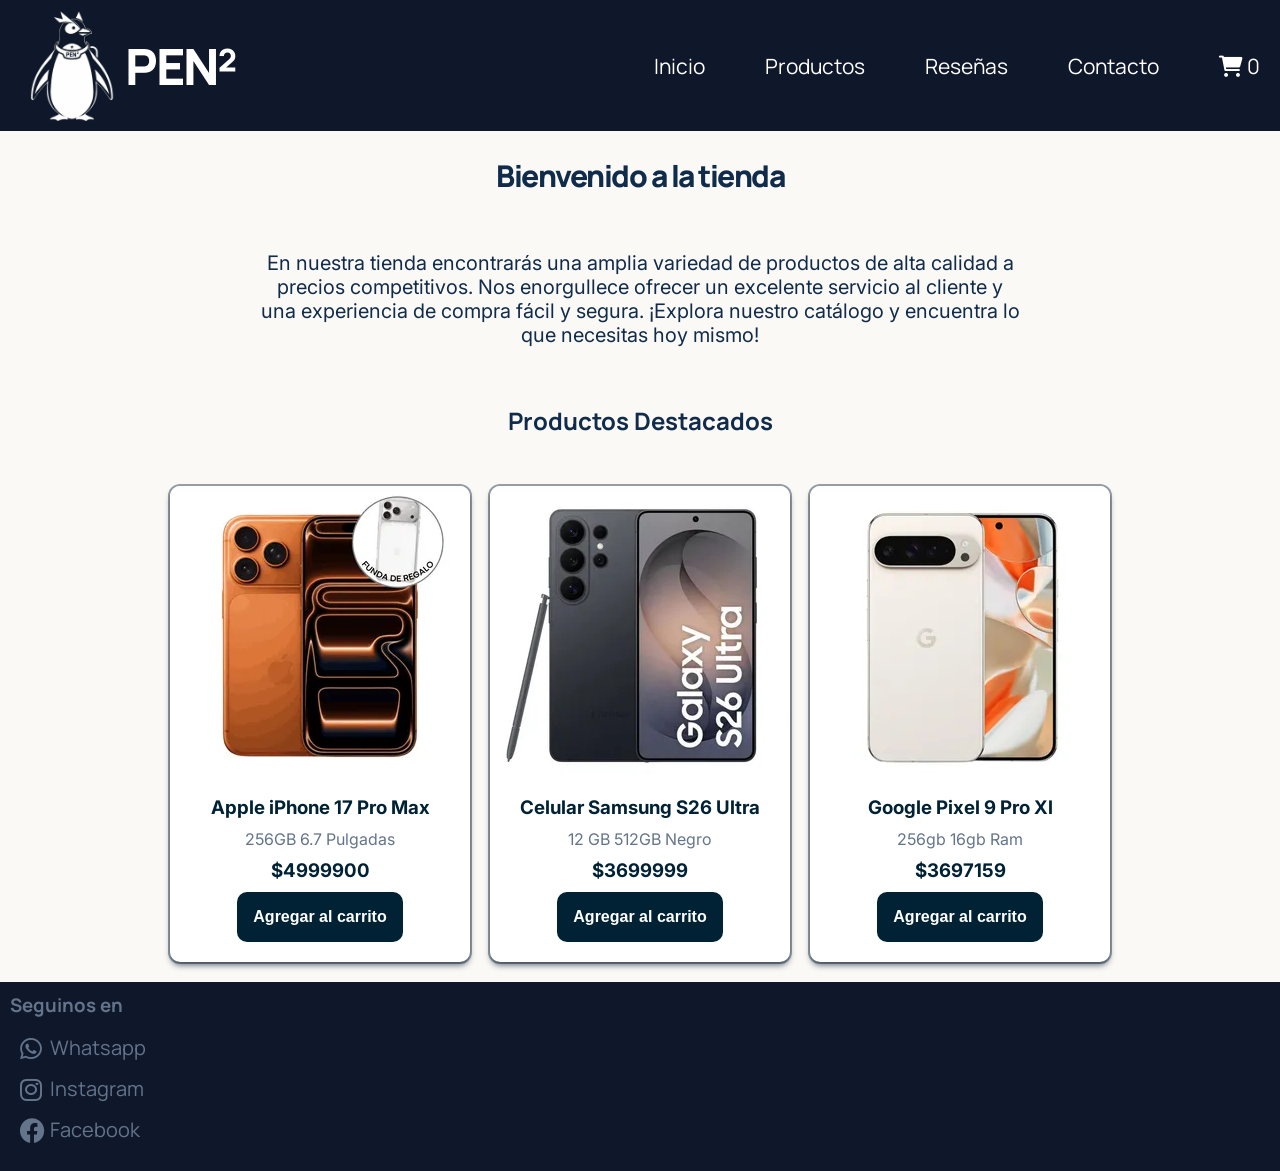
<file: index.html>
<!doctype html>
<html lang="en">
  <head>
    <meta charset="UTF-8" />
    <meta name="viewport" content="width=device-width, initial-scale=1.0" />
    <link rel="preconnect" href="https://fonts.googleapis.com" />
    <link rel="preconnect" href="https://fonts.gstatic.com" crossorigin />
    <link
      href="https://fonts.googleapis.com/css2?family=Inter:ital,opsz,wght@0,14..32,100..900;1,14..32,100..900&family=Manrope:wght@200..800&display=swap"
      rel="stylesheet"
    />
    <link
      rel="stylesheet"
      href="https://cdnjs.cloudflare.com/ajax/libs/font-awesome/6.0.0-beta3/css/all.min.css"
    />
    <link rel="stylesheet" href="./css/styles.css" />
    <link rel="icon" href="./img/logo_claro2.png" type="image/png">
    <title>PEN²</title>
  </head>
  <body>
    <header>
      <div class="div-logo"><a href="./index.html"><img src="./img/logo_claro2.png" alt="mi-logo" class="logo" />PEN²</a></div>
      <nav class="header-nav">
        <ul>
          <li>
            <a href="./index.html">Inicio</a>
          </li>
          <li>
            <a href="./pages/productos.html">Productos</a>
          </li>
          <li>
            <a href="./pages/reseñas.html">Reseñas</a>
          </li>
          <li>
            <a href="./pages/contacto.html">Contacto</a>
          </li>
          <li>
            <a href="./pages/carrito.html" class="carrito-icono">
              <i class="fa-solid fa-cart-shopping"></i> <span id="contador-carrito">0</span>
            </a>
          </li>
        </ul>
      </nav>
    </header>
    <main>
      <div class="presentacion">
      <h1 class="titulos">Bienvenido a la tienda</h1>
      <p class="parrafo"> 
        En nuestra tienda encontrarás una amplia variedad de productos de alta
        calidad a precios competitivos. Nos enorgullece ofrecer un excelente
        servicio al cliente y una experiencia de compra fácil y segura. ¡Explora
        nuestro catálogo y encuentra lo que necesitas hoy mismo!
      </p>
      </div>
      <h2>Productos Destacados</h2>
        <div id="contenedor-tarjetas" class="contenedor">
        </div>
    </main>
    <footer>
      <h3>Seguinos en</h3>
      <div class="info-footer">
        <ul>
          <li>
            <a><i class="fa-brands fa-whatsapp fa-xl"></i>Whatsapp</a>
          </li>
          <li>
            <a><i class="fa-brands fa-instagram fa-xl"></i>Instagram</a>
          </li>
          <li>
            <a><i class="fa-brands fa-facebook fa-xl"></i>Facebook</a>
          </li>
        </ul>
      </div>
    </footer>
    <script type="module" src="./js/index.js"></script>
  </body>
</html>
</file>
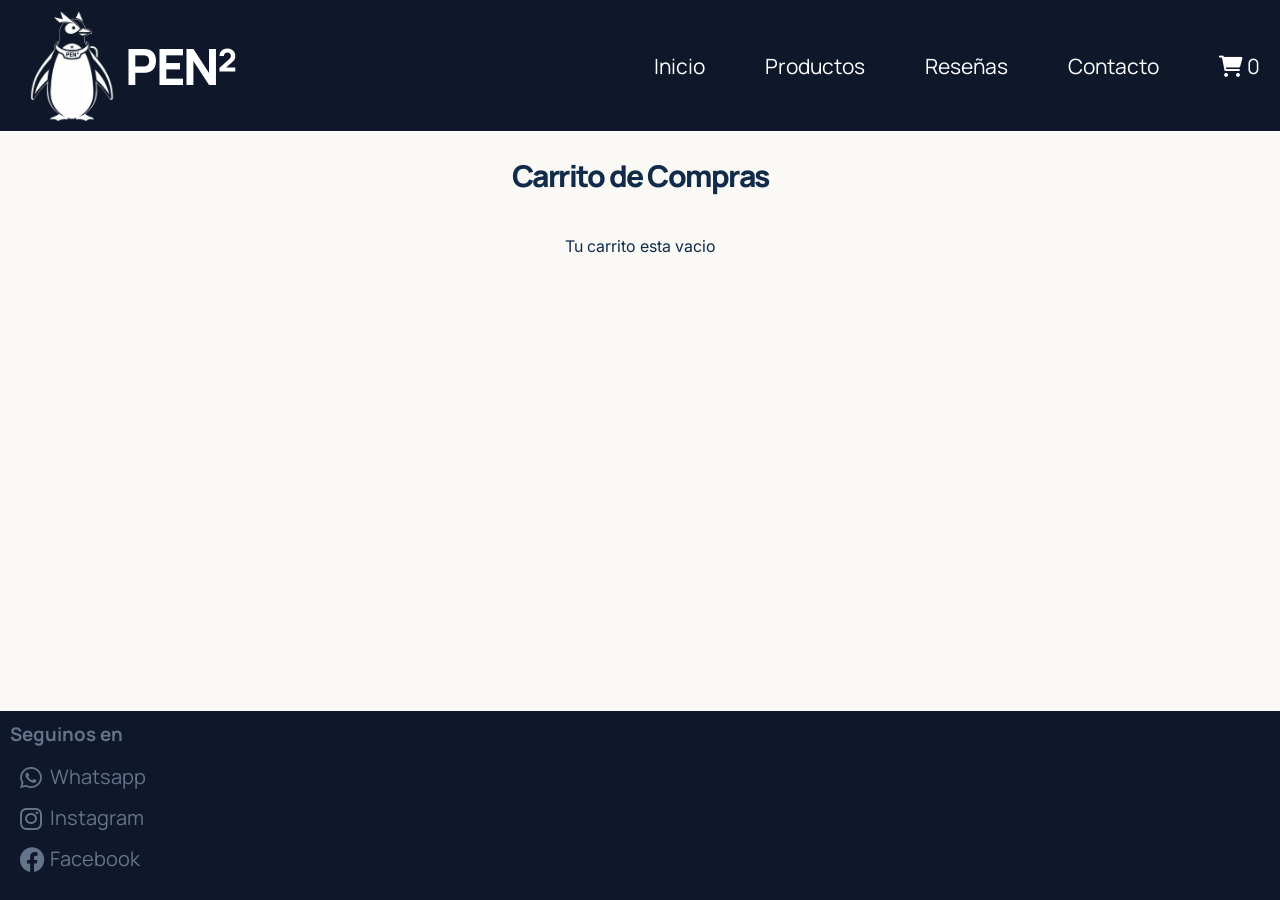
<file: pages/carrito.html>
<!DOCTYPE html>
<html lang="en">
 <head>
    <meta charset="UTF-8" />
    <meta name="viewport" content="width=device-width, initial-scale=1.0" />
    <link rel="preconnect" href="https://fonts.googleapis.com" />
    <link rel="preconnect" href="https://fonts.gstatic.com" crossorigin />
    <link
      href="https://fonts.googleapis.com/css2?family=Inter:ital,opsz,wght@0,14..32,100..900;1,14..32,100..900&family=Manrope:wght@200..800&display=swap"
      rel="stylesheet"
    />
    <link
      rel="stylesheet"
      href="https://cdnjs.cloudflare.com/ajax/libs/font-awesome/6.0.0-beta3/css/all.min.css"
    />
    <link rel="stylesheet" href="../css/styles.css" />
    <title>Carrito de Compras</title>
     <link rel="icon" href="../img/logo_claro2.png" type="image/png">
  </head>
<body>
    <header>
      <div class="div-logo">
        <a href="../index.html"
          ><img
            src="../img/logo_claro2.png"
            alt="mi-logo"
            class="logo"
          />PEN²</a
        >
      </div>
      <nav class="header-nav">
        <ul>
          <li>
            <a href="../index.html">Inicio</a>
          </li>
          <li>
            <a href="./productos.html">Productos</a>
          </li>
          <li>
            <a href="./reseñas.html">Reseñas</a>
          </li>
          <li>
            <a href="./contacto.html">Contacto</a>
          </li>
          <li>
            <a href="./carrito.html" class="carrito-icono">
              <i class="fa-solid fa-cart-shopping"></i> <span id="contador-carrito">0</span>
            </a>
          </li>
        </ul>
      </nav>
    </header>
    <main>
      <h1 class="titulos">Carrito de Compras</h1>
      <section id="contenedor-carrito" class="contenedor-carrito">
      </section>

      <div id="acciones-carrito" class="acciones-carrito">
      </div>

      <section id="resumen-carrito">
      </section>
    </main>

    <footer>
      <h3>Seguinos en</h3>
      <div class="info-footer">
        <ul>
          <li>
            <a><i class="fa-brands fa-whatsapp fa-xl"></i>Whatsapp</a>
          </li>
          <li>
            <a><i class="fa-brands fa-instagram fa-xl"></i>Instagram</a>
          </li>
          <li>
            <a><i class="fa-brands fa-facebook fa-xl"></i>Facebook</a>
          </li>
        </ul>
      </div>
    </footer>
    
    <script type="module" src="../js/carrito.js"></script>
</body>
</html>
</file>
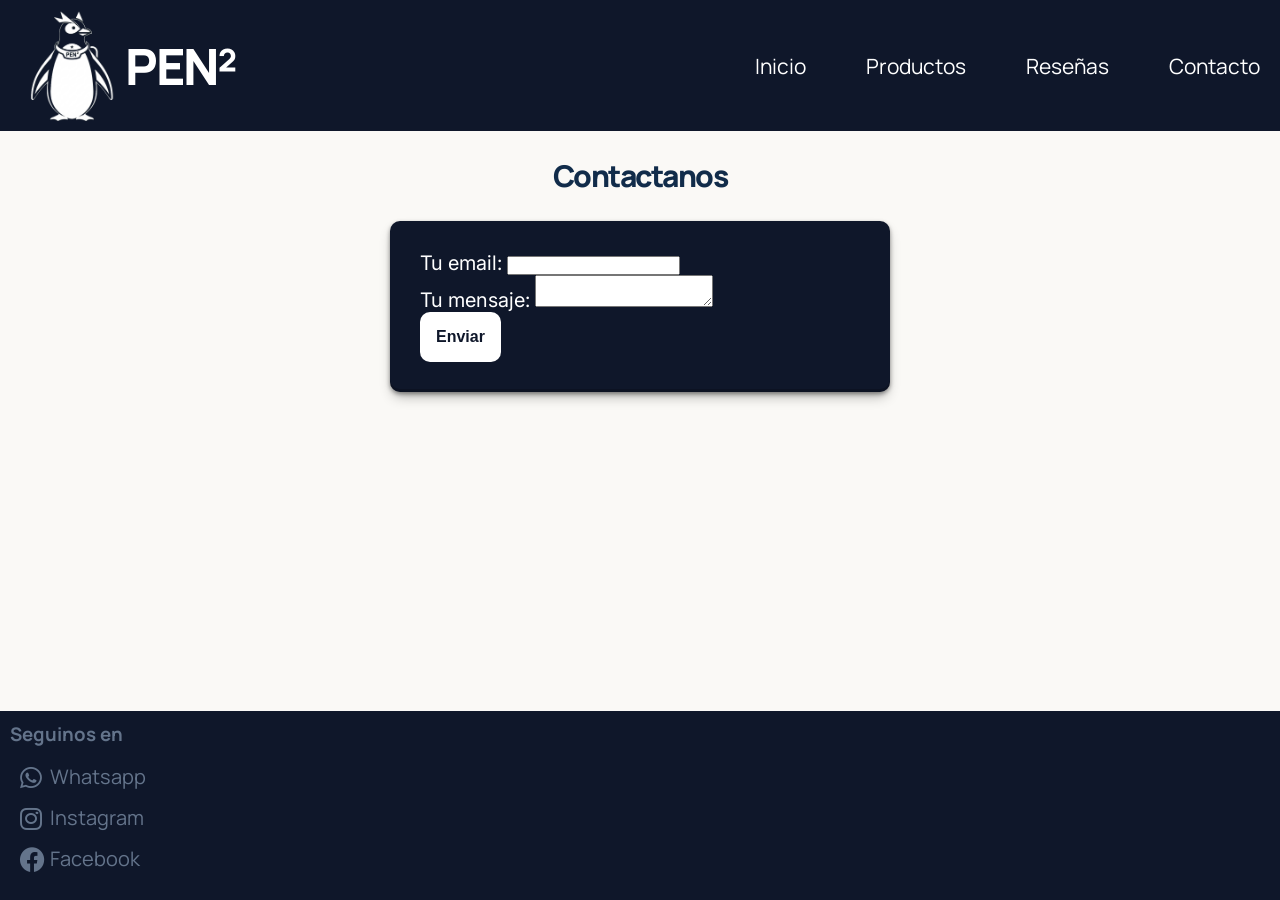
<file: pages/contacto.html>
<!doctype html>
<html lang="en">
  <head>
    <meta charset="UTF-8" />
    <meta name="viewport" content="width=device-width, initial-scale=1.0" />
    <link rel="preconnect" href="https://fonts.googleapis.com" />
    <link rel="preconnect" href="https://fonts.gstatic.com" crossorigin />
    <link
      href="https://fonts.googleapis.com/css2?family=Inter:ital,opsz,wght@0,14..32,100..900;1,14..32,100..900&family=Manrope:wght@200..800&display=swap"
      rel="stylesheet"
    />
    <link
      rel="stylesheet"
      href="https://cdnjs.cloudflare.com/ajax/libs/font-awesome/6.0.0-beta3/css/all.min.css"
    />
    <link rel="stylesheet" href="../css/styles.css" />
    <title>Contacto</title>
  </head>
  <body>
    <header>
      <div class="div-logo">
        <a href="../index.html"
          ><img
            src="../img/logo_claro2.png"
            alt="mi-logo"
            class="logo"
          />PEN²</a
        >
      </div>
      <nav class="header-nav">
        <ul>
          <li>
            <a href="../index.html">Inicio</a>
          </li>
          <li>
            <a href="./productos.html">Productos</a>
          </li>
          <li>
            <a href="./reseñas.html">Reseñas</a>
          </li>
          <li>
            <a href="./contacto.html">Contacto</a>
          </li>
        </ul>
      </nav>
    </header>
    <main>
      <h1 class="titulos">Contactanos</h1>

      <form
        class="form-contacto"
        action="https://formspree.io/f/mqewrerg"
        method="POST"
      >
        <div>
          <label>
            Tu email:
            <input type="email" name="email" />
          </label>
        </div>
        <div>
          <label>
            Tu mensaje:
            <textarea name="message"></textarea>
          </label>
        </div>
        <!-- your other form fields go here -->
        <button class="btn-contacto" type="submit">Enviar</button>
      </form>
    </main>

    <footer>
      <h3>Seguinos en</h3>
      <div class="info-footer">
        <ul>
          <li>
            <a><i class="fa-brands fa-whatsapp fa-xl"></i>Whatsapp</a>
          </li>
          <li>
            <a><i class="fa-brands fa-instagram fa-xl"></i>Instagram</a>
          </li>
          <li>
            <a><i class="fa-brands fa-facebook fa-xl"></i>Facebook</a>
          </li>
        </ul>
      </div>
    </footer>
  </body>
</html>
</file>
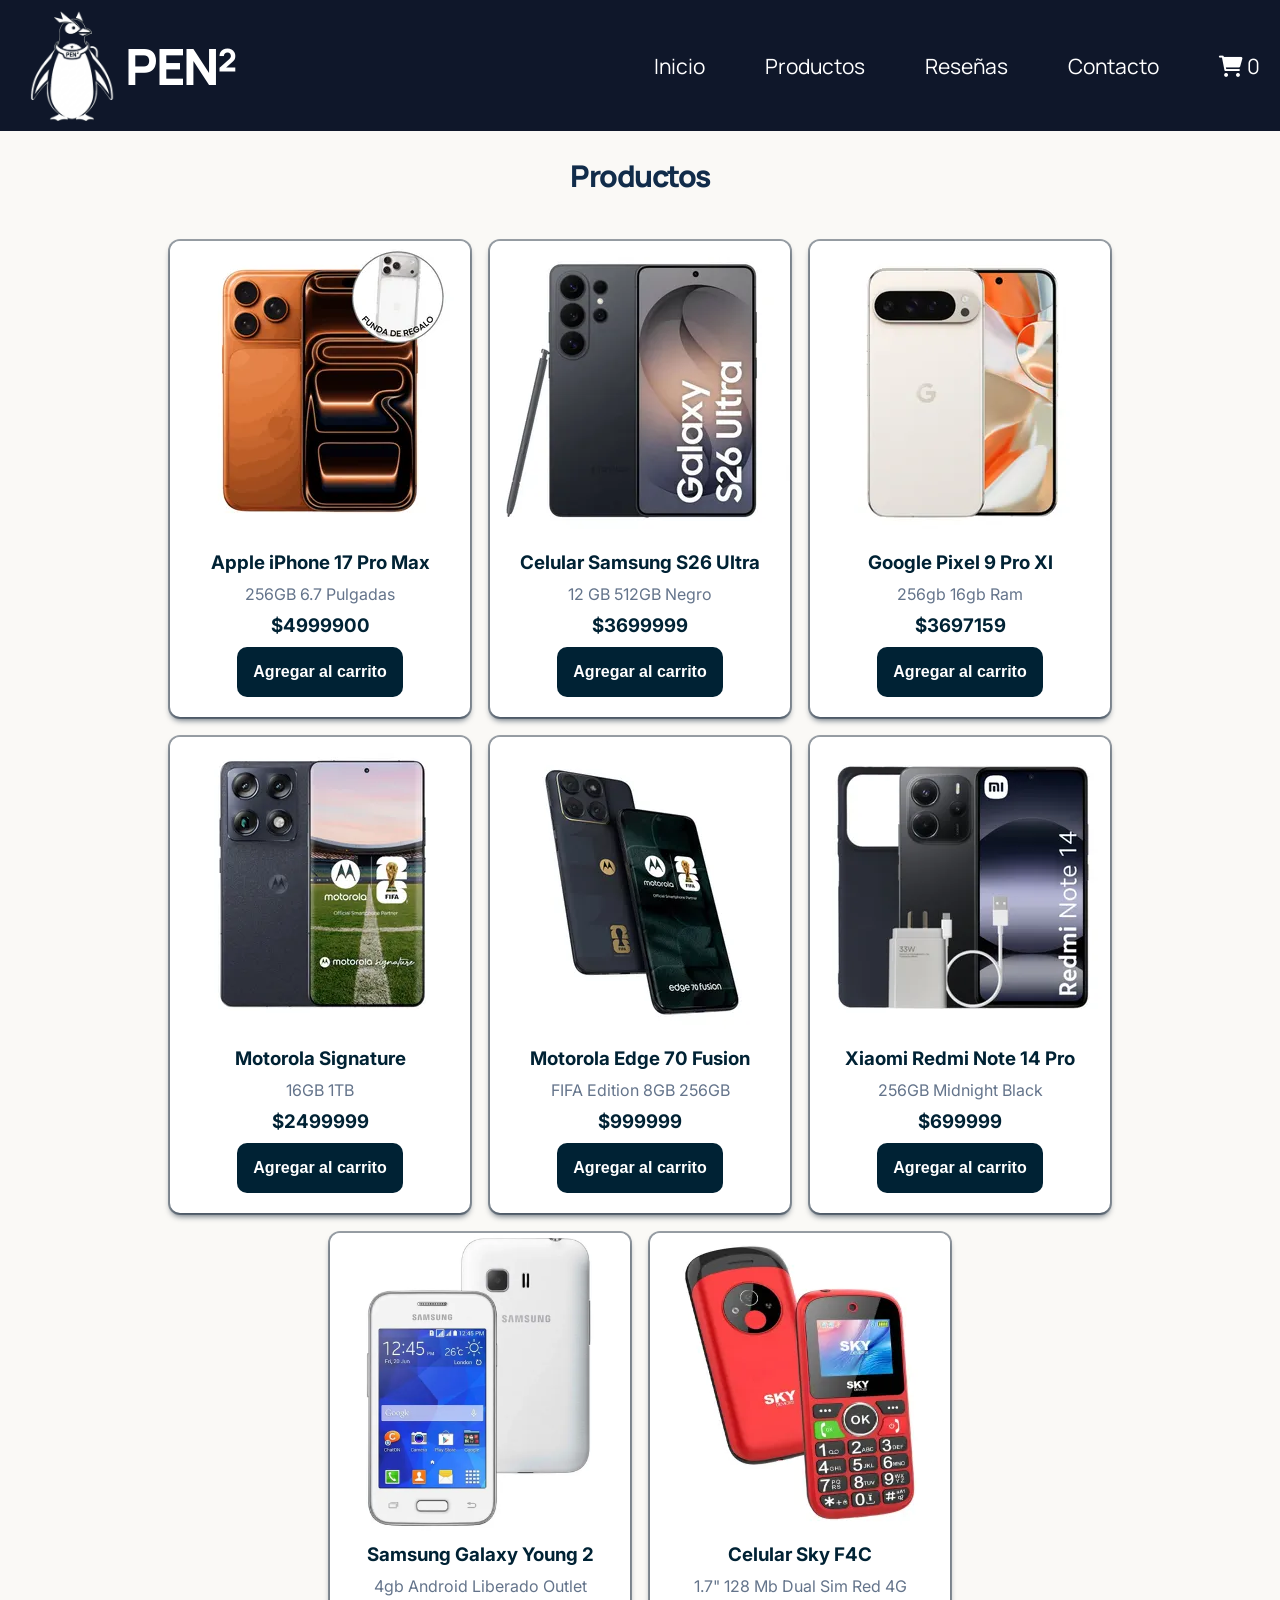
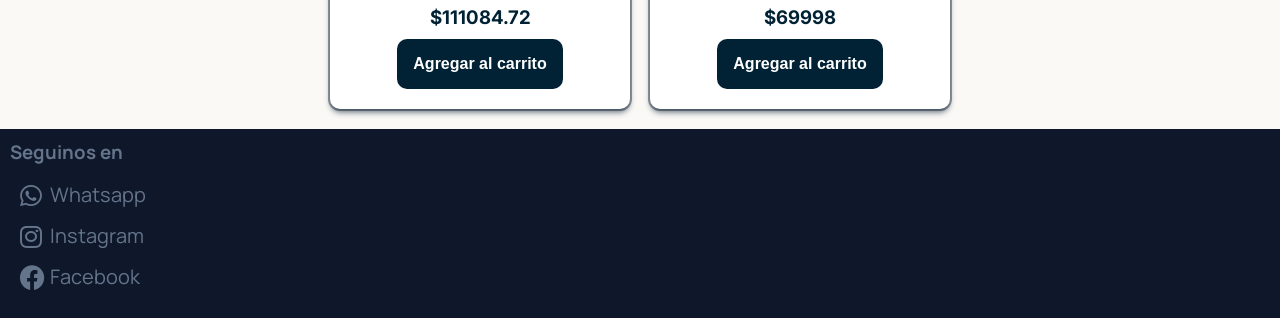
<file: pages/productos.html>
<!doctype html>
<html lang="en">
  <head>
    <meta charset="UTF-8" />
    <meta name="viewport" content="width=device-width, initial-scale=1.0" />
    <link rel="preconnect" href="https://fonts.googleapis.com" />
    <link rel="preconnect" href="https://fonts.gstatic.com" crossorigin />
    <link
      href="https://fonts.googleapis.com/css2?family=Inter:ital,opsz,wght@0,14..32,100..900;1,14..32,100..900&family=Manrope:wght@200..800&display=swap"
      rel="stylesheet"
    />
    <link
      rel="stylesheet"
      href="https://cdnjs.cloudflare.com/ajax/libs/font-awesome/6.0.0-beta3/css/all.min.css"
    />
    <link rel="stylesheet" href="../css/styles.css" />
    <title>Productos</title>
     <link rel="icon" href="../img/logo_claro2.png" type="image/png">
  </head>
  <body>
    <header>
      <div class="div-logo">
        <a href="../index.html"
          ><img
            src="../img/logo_claro2.png"
            alt="mi-logo"
            class="logo"
          />PEN²</a
        >
      </div>
      <nav class="header-nav">
        <ul>
          <li>
            <a href="../index.html">Inicio</a>
          </li>
          <li>
            <a href="./productos.html">Productos</a>
          </li>
          <li>
            <a href="./reseñas.html">Reseñas</a>
          </li>
          <li>
            <a href="./contacto.html">Contacto</a>
          </li>
          <li>
            <a href="./carrito.html" class="carrito-icono">
              <i class="fa-solid fa-cart-shopping"></i> <span id="contador-carrito">0</span>
            </a>
          </li>
        </ul>
      </nav>
    </header>
    <main>
      <h1>Productos</h1>
      <section>
        <div id="contenedor-tarjetas" class="contenedor">
      </div>
    </section>
    </main>
    <footer>
      <h3>Seguinos en</h3>
      <div class="info-footer">
        <ul>
          <li>
            <a><i class="fa-brands fa-whatsapp fa-xl"></i>Whatsapp</a>
          </li>
          <li>
            <a><i class="fa-brands fa-instagram fa-xl"></i>Instagram</a>
          </li>
          <li>
            <a><i class="fa-brands fa-facebook fa-xl"></i>Facebook</a>
          </li>
        </ul>
      </div>
    </footer>
    <script type="module" src="../js/productos.js"></script>
  </body>
</html>
</file>
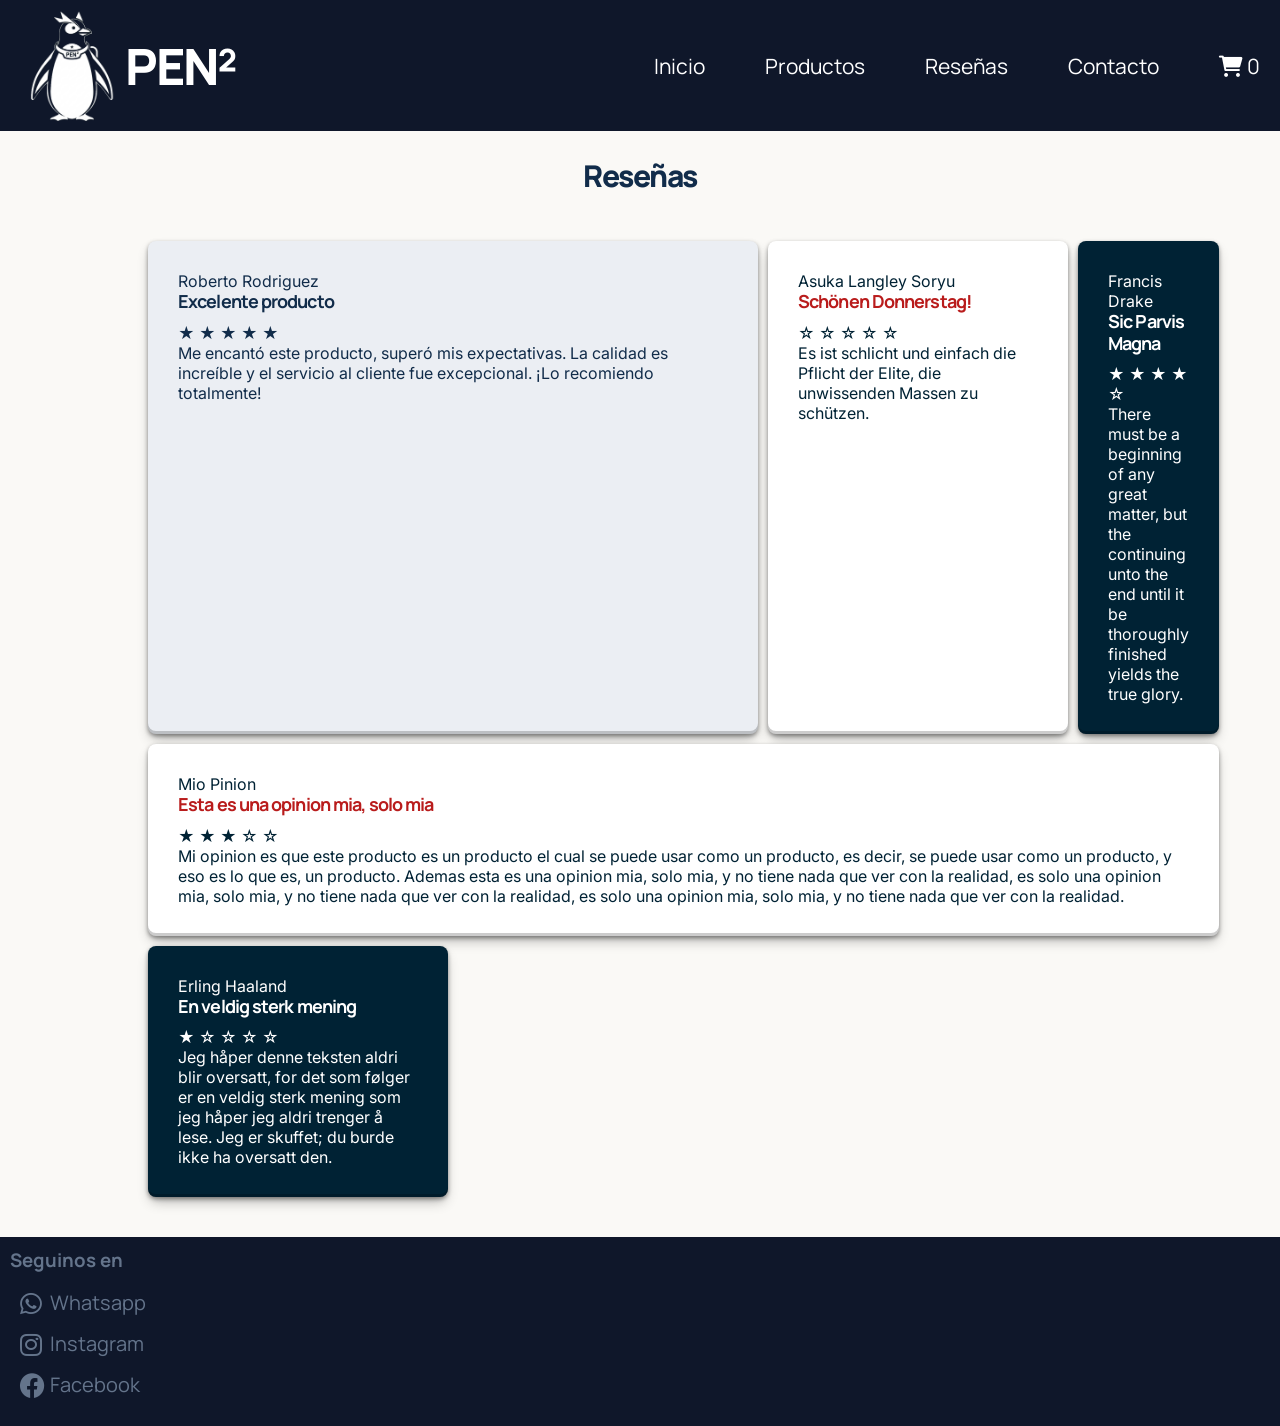
<file: pages/reseñas.html>
<!doctype html>
<html lang="en">
  <head>
    <meta charset="UTF-8" />
    <meta name="viewport" content="width=device-width, initial-scale=1.0" />
    <link rel="preconnect" href="https://fonts.googleapis.com" />
    <link rel="preconnect" href="https://fonts.gstatic.com" crossorigin />
    <link
      href="https://fonts.googleapis.com/css2?family=Inter:ital,opsz,wght@0,14..32,100..900;1,14..32,100..900&family=Manrope:wght@200..800&display=swap"
      rel="stylesheet"
    />
    <link
      rel="stylesheet"
      href="https://cdnjs.cloudflare.com/ajax/libs/font-awesome/6.0.0-beta3/css/all.min.css"
    />
    <link rel="stylesheet" href="../css/styles.css" />
    <title>Reseñas</title>
     <link rel="icon" href="../img/logo_claro2.png" type="image/png">
  </head>
  <body>
    <header>
      <div class="div-logo">
        <a href="../index.html"
          ><img
            src="../img/logo_claro2.png"
            alt="mi-logo"
            class="logo"
          />PEN²</a
        >
      </div>
      <nav class="header-nav">
        <ul>
          <li>
            <a href="../index.html">Inicio</a>
          </li>
          <li>
            <a href="./productos.html">Productos</a>
          </li>
          <li>
            <a href="./reseñas.html">Reseñas</a>
          </li>
          <li>
            <a href="./contacto.html">Contacto</a>
          </li>
          <li>
            <a href="./carrito.html" class="carrito-icono">
              <i class="fa-solid fa-cart-shopping"></i> <span id="contador-carrito">0</span>
            </a>
          </li>
        </ul>
      </nav>
    </header>
    <main>
      <h1 class="titulos">Reseñas</h1>
      <div class="grid-container">
        <div class="grid-box grid-box-gris col-span-2">
          <div class="grid-box-author-title">Roberto Rodriguez</div>
          <h4>Excelente producto</h4>
          <p>★ ★ ★ ★ ★</p>
          <p>
          Me encantó este producto, superó mis expectativas. La calidad es
          increíble y el servicio al cliente fue excepcional. ¡Lo recomiendo
          totalmente!
        </p>
      </div>
      
      <div class="grid-box grid-box-blanca">
        <div class="grid-box-author-title">Asuka Langley Soryu</div>
        <h4 class="text-tercery">Schönen Donnerstag!</h4>
        <p>☆ ☆ ☆ ☆ ☆</p>
        <p>
          Es ist schlicht und einfach die Pflicht der Elite, die unwissenden
          Massen zu schützen.
        </p>
      </div>
      
      <div class="grid-box grid-box-azul">
        <div class="grid-box-author-title">Francis Drake</div>
        <h4>Sic Parvis Magna</h4>
        <p>★ ★ ★ ★ ☆</p>
        <p>
          There must be a beginning of any great matter, but the continuing unto
          the end until it be thoroughly finished yields the true glory.
        </p>
      </div>
      
      <div class="grid-box grid-box-blanca col-span-4">
        <div class="grid-box-author-title">Mio Pinion</div>
        <h4 class="text-tercery">Esta es una opinion mia, solo mia</h4>
        <p>★ ★ ★ ☆ ☆</p>
        <p>
          Mi opinion es que este producto es un producto el cual se puede usar
          como un producto, es decir, se puede usar como un producto, y eso es
          lo que es, un producto. Ademas esta es una opinion mia, solo mia, y no
          tiene nada que ver con la realidad, es solo una opinion mia, solo mia,
          y no tiene nada que ver con la realidad, es solo una opinion mia, solo
          mia, y no tiene nada que ver con la realidad.
        </p>
      </div>
      
      <div class="grid-box grid-box-azul">
        <div class="grid-box-author-title">Erling Haaland</div>
        <h4>En veldig sterk mening</h4>
        <p>★ ☆ ☆ ☆ ☆</p>
        <p>
          Jeg håper denne teksten aldri blir oversatt, for det som følger er en
          veldig sterk mening som jeg håper jeg aldri trenger å lese. Jeg er
          skuffet; du burde ikke ha oversatt den.
        </p>
      </div>
    </div>
  </main>
  <footer>
    <h3>Seguinos en</h3>
    <div class="info-footer">
      <ul>
        <li>
          <a><i class="fa-brands fa-whatsapp fa-xl"></i>Whatsapp</a>
        </li>
        <li>
          <a><i class="fa-brands fa-instagram fa-xl"></i>Instagram</a>
        </li>
        <li>
          <a><i class="fa-brands fa-facebook fa-xl"></i>Facebook</a>
        </li>
      </ul>
    </div>
  </footer>
  <script type="module" src="../js/reseñas.js"></script>
</body>
  </html>
</file>
<file: css/styles.css>
* {
  margin: 0;
  padding: 0;
  box-sizing: border-box;
}

html {
  font-size: 62.5%;
}

body {
  font-family: "Inter", sans-serif;
  font-size: 1.6rem;
  background-color: #faf9f6;
  color: #112c4a;
  display: flex;
  flex-direction: column;
  height: 100vh;
}

main {
  width: 80%;
  margin: auto;
  padding-bottom: 2rem;
  flex: 1;
  display: flex;
  flex-direction: column;
  align-items: center;
}

a {
  font-size: 20px;
  text-decoration: none;
}

h1 {
  font-family: "Manrope", sans-serif;
  font-size: 3rem;
  margin: 3rem 0;
  line-height: 1;
  letter-spacing: -0.05em;
  font-weight: 800;
}

h2 {
  font-family: "Manrope", sans-serif;
  font-size: 2.4rem;
  font-weight: 700;
  line-height: 1.2;
  text-align: center;
  margin: 3rem 0;
}

h4 {
  font-family: "Manrope", sans-serif;
  font-size: 1.8rem;
  line-height: 1.2;
  margin-bottom: 1rem;
  letter-spacing: -0.05em;
  font-weight: 700;
}

/* Estilos para el header */

header {
  background: #0f172a;
  color: #ffffff;
  width: 100%;
  font-family: "Manrope", sans-serif;
  display: flex;
  justify-content: space-between;
  align-items: center;
}

.div-logo {
  display: flex;
  margin-left: 2rem;
  font-weight: bold;
  font-size: 2.1rem;
}

.div-logo a {
  display: flex;
  align-items: center;
  text-decoration: none;
  letter-spacing: -0.05em;
  color: #ffffff;
  font-family: "manrope", sans-serif;
  font-weight: 800;
  font-size: 50px;
}

.logo {
  width: 85px;
  height: auto;
  object-fit: contain;
  margin: 1rem;
}

.header-nav ul {
  list-style: none;
  display: flex;
  gap: 2rem;
}

.header-nav ul li a {
  text-decoration: none;
  font-size: 2.1rem;
  color: inherit;
  display: inline-block;
  padding: 2rem;
}

.header-nav ul li a {
  color: #ffffff;
}

.header-nav ul :hover {
  color: #b91c1c;
}

/* Estilos para el footer*/
footer {
  font-family: "Manrope", sans-serif;
  background-color: #0f172a;
  color: #64748b;
  padding: 1rem;
  list-style: none;
}

.info-footer {
  padding: 1rem;
  display: flex;
  gap: 10px;
}

.info-footer ul {
  list-style: none;
  cursor: pointer;
}

.info-footer ul li a i {
  margin-right: 10px;
  width: 20px;
  font-size: 25px;
  padding: 2rem 0;
}

.info-footer ul li a:hover {
  color: #ffffff;
}

/* Estilos para el botón */
.btn {
  border: none;
  font-size: 1.6rem;
  font-weight: bold;
  padding: 1.6rem;
  border-radius: 1rem;
  background-color: #002234;
  color: #ffffff;
  cursor: pointer;
}

.btn:hover {
  background-color: #a02020;
}

.btn-eliminar-carrito {
  background-color: #b91c1c;
  border: 2px solid  #ffffff;
}

.btn-vaciar-carrito {
  background-color: transparent;
  color: #b91c1c;              
  border: 2px solid #b91c1c;
  transition: all 0.3s ease;
  margin-top: 3rem;
}

.btn-vaciar-carrito:hover {
  background-color: #b91c1c;  
  color: #ffffff;            
}

/* -------------------------------------------------------------------------- */
/*                                   COLORES                                  */
/* -------------------------------------------------------------------------- */
.bg-primary {
  background-color: #faf9f6;
}

.bg-secondary {
  background-color: #0f172a;
}

.text-light {
  color: #ffffff;
}

.text-dark {
  color: #112c4a;
}

.text-secondary {
  color: #64748b;
}

.text-tercery {
  color: #b91c1c;
}

/* -------------------------------------------------------------------------- */
/*                                  HOME                                      */
/* -------------------------------------------------------------------------- */
.parrafo {
  width: 80%;
  text-align: center;
  font-size: 2rem;
  padding: 3rem;
}

.presentacion {
  width: 100%;
  display: flex;
  flex-direction: column;
  align-items: center;
}

/* -------------------------------------------------------------------------- */
/*                                  PRODUCTOS                                 */
/* -------------------------------------------------------------------------- */
.contenedor {
  margin-top: 2rem;
  display: flex;
  justify-content: center;
  flex-wrap: wrap;
  gap: 2rem;
}

.contenedor-carrito {
  flex: 1;
  padding: 1.5rem;
  display: flex;
  flex-direction: column;
  gap: 1.5rem;
}


.card {
  background-color: #ffffff;
  color: #002234;
  border-radius: 1rem;
  overflow: hidden;
  display: flex;
  flex-direction: column;
  align-items: center;
  gap: 1rem;
  padding-bottom: 2rem;
  box-shadow:
    rgba(6, 24, 44, 0.4) 0px 0px 0px 2px,
    rgba(6, 24, 44, 0.65) 0px 4px 6px -1px,
    rgba(255, 255, 255, 0.08) 0px 1px 0px inset;
}

.card img {
  width: 100%;
  height: 300px;
  object-fit: cover;
}

.card:hover img {
  transform: scale(1.1);
}

.info-card {
  padding: 15px;
  display: flex;
  flex-direction: column;
  gap: 10px;
}

.descripcion {
  color: #64748b;
}

/* -------------------------------------------------------------------------- */
/*                                  RESEÑAS                                   */
/* -------------------------------------------------------------------------- */

.grid-container {
  display: grid;
  grid-template-columns: repeat(auto-fit, minmax(300px, 1fr));

  padding: 20px;
  gap: 10px;
}

.grid-box {
  padding: 30px;
  border-radius: 20px;
}

.grid-box-blanca {
  background-color: #ffffff;
  border-radius: 8px;
  box-shadow:
    rgba(0, 0, 0, 0.4) 0px 2px 4px,
    rgba(0, 0, 0, 0.3) 0px 7px 13px -3px,
    rgba(0, 0, 0, 0.2) 0px -3px 0px inset;
  color: #002234;
}

.grid-box-azul {
  background-color: #002234;
  border-radius: 8px;
  box-shadow:
    rgba(0, 0, 0, 0.4) 0px 2px 4px,
    rgba(0, 0, 0, 0.3) 0px 7px 13px -3px,
    rgba(0, 0, 0, 0.2) 0px -3px 0px inset;
  color: white;
}

.grid-box-gris {
  background-color: #ebeef3;
  border-radius: 8px;
  box-shadow:
    rgba(0, 0, 0, 0.4) 0px 2px 4px,
    rgba(0, 0, 0, 0.3) 0px 7px 13px -3px,
    rgba(0, 0, 0, 0.2) 0px -3px 0px inset;
}

.col-span-2 {
  grid-column: span 2;
}

.col-span-4 {
  grid-column: span 4;
}

/* -------------------------------------------------------------------------- */
/*                                  CONTACTO                                  */
/* -------------------------------------------------------------------------- */

.form-contacto {
  background-color: #0f172a;
  color: #ffffff;
  width: 100%;
  max-width: 50rem;
  font-size: 2rem;
  padding: 3rem;
  border-radius: 1rem;
  box-shadow:
    rgba(0, 0, 0, 0.4) 0px 2px 4px,
    rgba(0, 0, 0, 0.3) 0px 7px 13px -3px,
    rgba(0, 0, 0, 0.2) 0px -3px 0px inset;
}

.btn-contacto {
  border: none;
  font-size: 1.6rem;
  font-weight: bold;
  padding: 1.6rem;
  border-radius: 1rem;
  background-color: #ffffff;
  color: #0f172a;
  cursor: pointer;
}

.btn-contacto:hover {
  background-color: #f1f4f9;
}
/* -------------------------------------------------------------------------- */
/*                                MEDIA QUERIES                               */
/* -------------------------------------------------------------------------- */
@media (max-width: 600px) {
  header,
  footer {
    flex-direction: column;
  }
}

@media (max-width: 1024px) {
  main {
    width: 90%;
  }

  .grid-container {
    grid-template-columns: repeat(2, 1fr);
  }

  .col-span-4 {
    grid-column: span 2;
  }
}

@media (max-width: 480px) {
  .div-logo a {
    font-size: 3.5rem;
  }

  h1 {
    font-size: 2.4rem;
  }

  .header-nav ul {
    gap: 1rem;
  }

  .header-nav ul li a {
    padding: 1rem;
    font-size: 1.8rem;
  }
}
</file>
